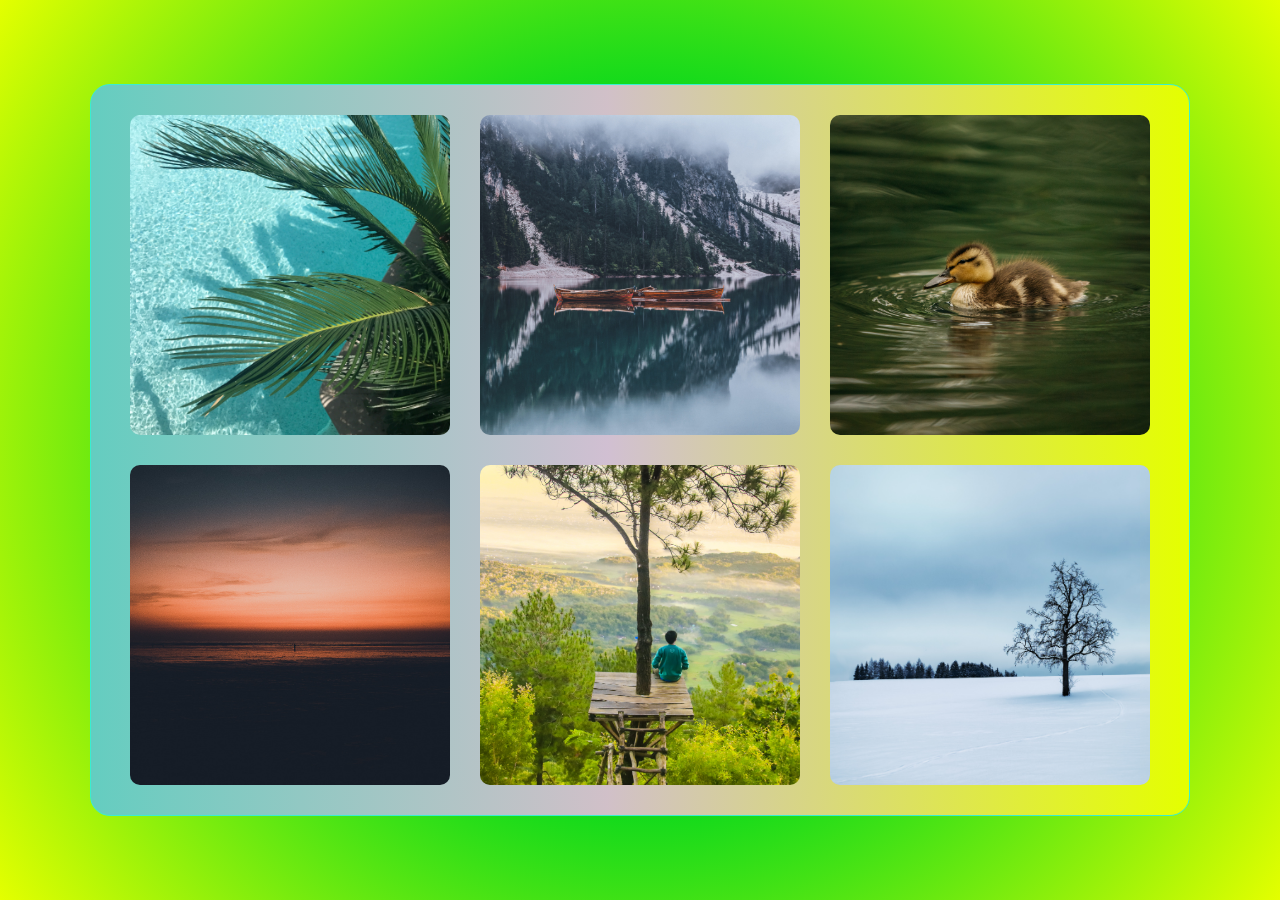
<file: CartHover/index.html>
<!DOCTYPE html>
<html lang="en">
  <head>
    <meta charset="UTF-8" />
    <meta http-equiv="X-UA-Compatible" content="IE=edge" />
    <meta name="viewport" content="width=device-width, initial-scale=1.0" />
    <title>CartHover</title>
    <link rel="stylesheet" href="css/style.css" />
  </head>
  <body>
    <div class="container">
      <div class="card">
        <div class="imgbx">
          <img src="img/1.jpg" />
        </div>
        <div class="contentbx">
          <div class="content">
            <h3>Some titlte</h3>
            <p>
              Lorem ipsum dolor sit amet consectetur adipisicing elit. Rem animi
              molestiae nemo qui sapiente quisquam ipsa porro laudantium soluta
              mollitia?
            </p>
          </div>
        </div>
      </div>
      <div class="card">
        <div class="imgbx">
          <img src="img/2.jpg" />
        </div>
        <div class="contentbx">
          <div class="content">
            <h3>Some titlte</h3>
            <p>
              Lorem ipsum dolor sit amet consectetur adipisicing elit. Rem animi
              molestiae nemo qui sapiente quisquam ipsa porro laudantium soluta
              mollitia?
            </p>
          </div>
        </div>
      </div>
      <div class="card">
        <div class="imgbx">
          <img src="img/3.jpg" />
        </div>
        <div class="contentbx">
          <div class="content">
            <h3>Some titlte</h3>
            <p>
              Lorem ipsum dolor sit amet consectetur adipisicing elit. Rem animi
              molestiae nemo qui sapiente quisquam ipsa porro laudantium soluta
              mollitia?
            </p>
          </div>
        </div>
      </div>
      <div class="card">
        <div class="imgbx">
          <img src="img/4.jpg" />
        </div>
        <div class="contentbx">
          <div class="content">
            <h3>Some titlte</h3>
            <p>
              Lorem ipsum dolor sit amet consectetur adipisicing elit. Rem animi
              molestiae nemo qui sapiente quisquam ipsa porro laudantium soluta
              mollitia?
            </p>
          </div>
        </div>
      </div>
      <div class="card">
        <div class="imgbx">
          <img src="img/5.jpg" />
        </div>
        <div class="contentbx">
          <div class="content">
            <h3>Some titlte</h3>
            <p>
              Lorem ipsum dolor sit amet consectetur adipisicing elit. Rem animi
              molestiae nemo qui sapiente quisquam ipsa porro laudantium soluta
              mollitia?
            </p>
          </div>
        </div>
      </div>
      <div class="card">
        <div class="imgbx">
          <img src="img/6.jpg" />
        </div>
        <div class="contentbx">
          <div class="content">
            <h3>Some titlte</h3>
            <p>
              Lorem ipsum dolor sit amet consectetur adipisicing elit. Rem animi
              molestiae nemo qui sapiente quisquam ipsa porro laudantium soluta
              mollitia?
            </p>
          </div>
        </div>
      </div>
    </div>
  </body>
</html>
</file>
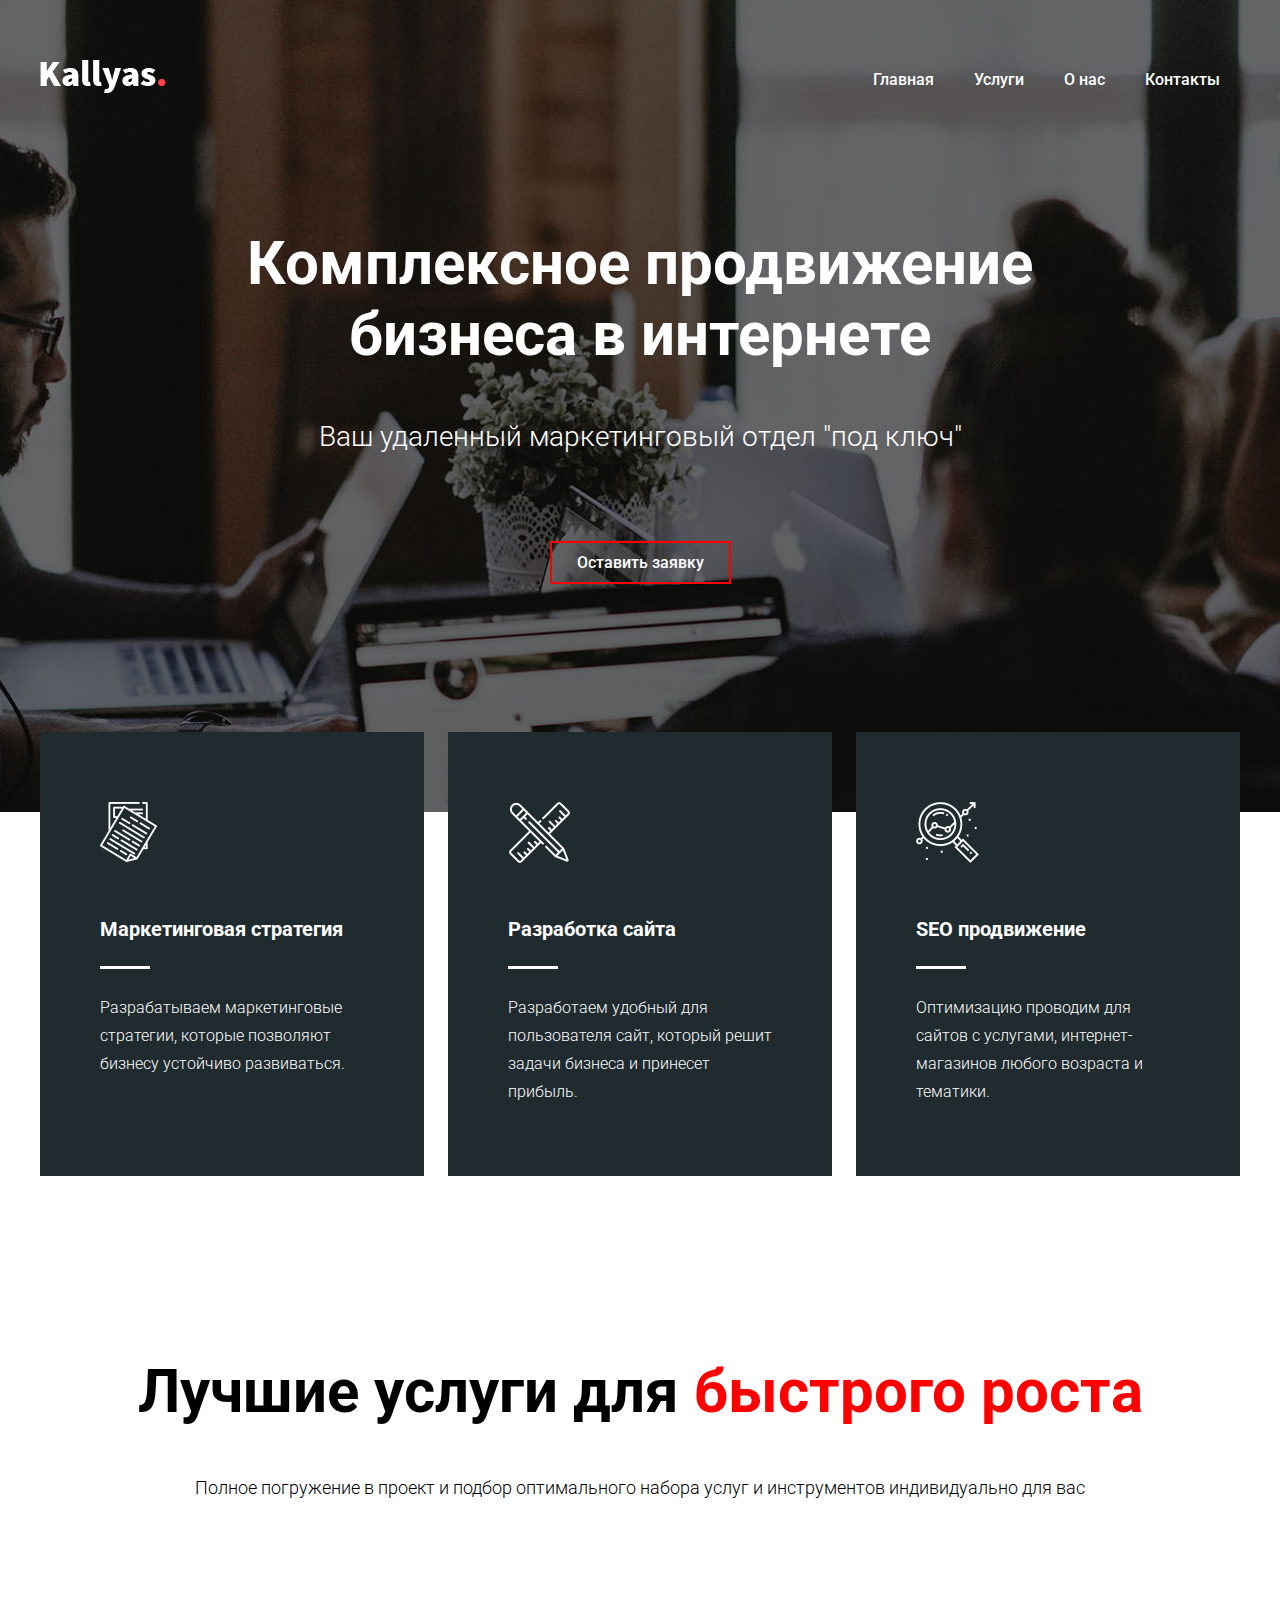
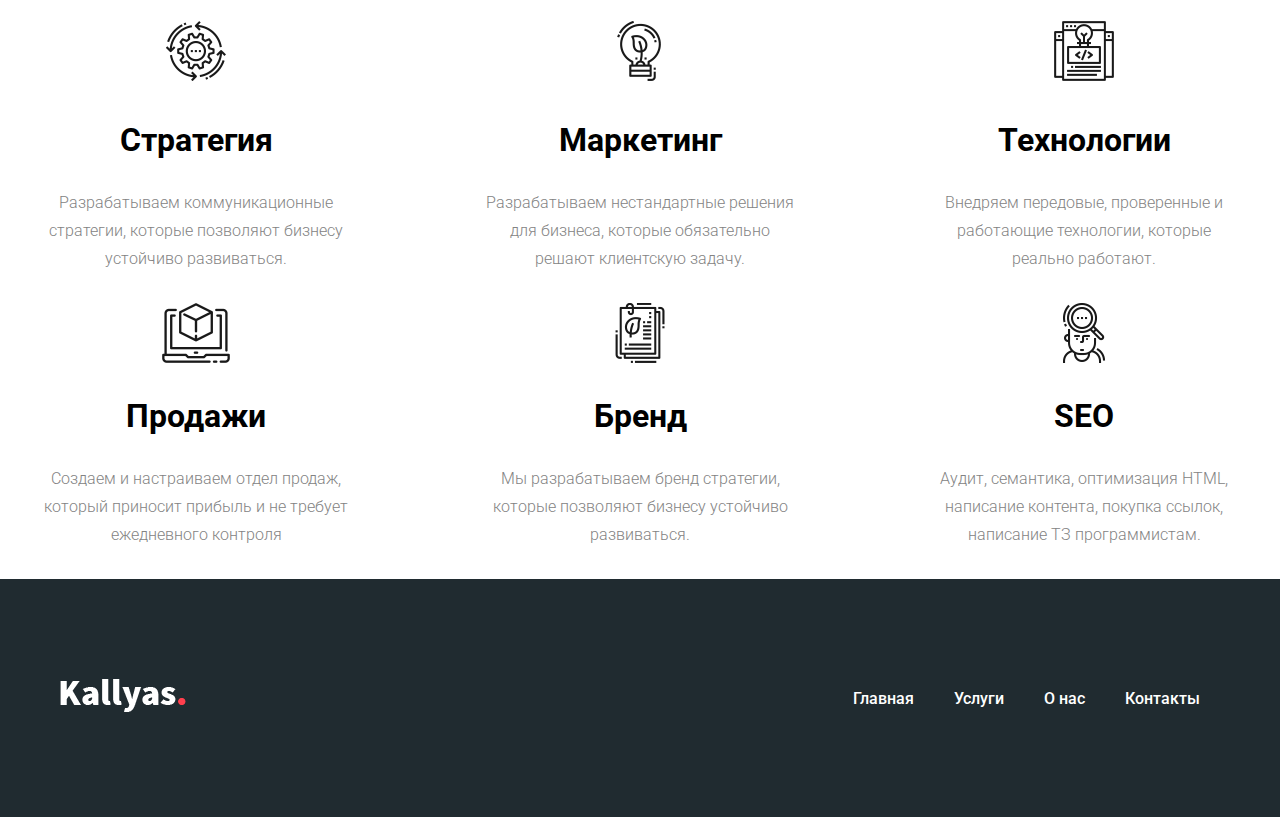
<file: WFMS1/index.html>
<!DOCTYPE html>
<html>
<head>
	<meta charset="utf-8">
	<title>Комплексное продвижение бизнеса в интернете</title>
	<link rel="stylesheet" type="text/css" href="css/style.css">
	<meta name="viewport" content="width=device-width, initial-scale=1">
	<link rel="preconnect" href="https://fonts.gstatic.com">
<link href="https://fonts.googleapis.com/css2?family=Roboto:wght@300;400;500;700&display=swap" rel="stylesheet">
</head>
<body>
	<div class="container">
	<div class="header">
	<header class="wrap">
		<div class="header_top">
			<div class="header_logo">
				<a href="#">
					<img src="img/logo.png">
				</a>
			</div>
			<nav class="header_menu">
				<ul>
					<li><a href="#">Главная</a></li>
					<li><a href="#">Услуги</a></li>
					<li><a href="#">О нас</a></li>
					<li><a href="#">Контакты</a></li>
				</ul>
			</nav>
		</div>
		<h1>Комплексное продвижение <br> бизнеса в интернете</h1>
		<h3>Ваш удаленный маркетинговый отдел "под ключ"</h3>
		<div class="header_button">
			<a href="#">Оставить заявку</a>
		</div>
	</header>
	</div>
	<div class="feature">
		<div class="feature_element">
			<img src="img/if1.png">
			<h3>Маркетинговая стратегия</h3>
			<p>Разрабатываем маркетинговые стратегии, которые позволяют бизнесу устойчиво развиваться.
			</p>
		</div>
		<div class="feature_element">
			<img src="img/if2.png">
			<h3>Разработка сайта</h3>
			<p>Разработаем удобный для пользователя сайт, который решит задачи бизнеса и принесет прибыль.
			</p>
		</div>
		<div class="feature_element">
			<img src="img/if3.png">
			<h3>SEO продвижение</h3>
			<p>Оптимизацию проводим для сайтов с услугами, интернет-магазинов любого возраста и тематики.
			</p>
		</div>
	</div>
	<div class="service">
		<h2 class="block_title">Лучшие услуги для <span class="red">быстрого роста</span></h2>
		<h4 class="subtitle">Полное погружение в проект и подбор оптимального набора услуг и инструментов индивидуально для вас

		</h4>
		<div class="service_block">
			<div class="service_elemen">
				<img src="img/is1.png">
				<h3>Стратегия</h3>
				<p>Разрабатываем коммуникационные стратегии, которые позволяют бизнесу устойчиво развиваться.</p>
			</div>
			<div class="service_elemen">
				<img src="img/is2.png">
				<h3>Маркетинг</h3>
				<p>Разрабатываем нестандартные решения для бизнеса, которые обязательно решают клиентскую задачу.
				</p>
			</div>
			<div class="service_elemen">
				<img src="img/is3.png">
				<h3>Технологии</h3>
				<p>Внедряем передовые, проверенные и работающие технологии, которые реально работают.</p>
			</div>
			<div class="service_elemen">
				<img src="img/is4.png">
				<h3>Продажи</h3>
				<p>Создаем и настраиваем отдел продаж, который приносит прибыль и не требует ежедневного контроля</p>
			</div>
			<div class="service_elemen">
				<img src="img/is5.png">
				<h3>Бренд</h3>
				<p>Мы разрабатываем бренд стратегии, которые позволяют бизнесу устойчиво развиваться.</p>
			</div>
			<div class="service_elemen">
				<img src="img/is6.png">
				<h3>SEO</h3>
				<p>Аудит, семантика, оптимизация HTML, написание контента, покупка ссылок, написание ТЗ программистам.</p>
			</div>
		</div>
	</div>
	<footer class="footer">
		<div class="footer_block">
			<div class="footer_cont">
				<div class="footer_logo">
					<a href="#">
						<img src="img/logo.png">
					</a>
				</div>
				<nav class="footer_menu">
					<ul>
						<li><a href="#">Главная</a></li>
						<li><a href="#">Услуги</a></li>
						<li><a href="#">О нас</a></li>
						<li><a href="#">Контакты</a></li>
					</ul>
				</nav>
			</div>
		</div>
	</footer>
	</div>
</body>
</html>
</file>
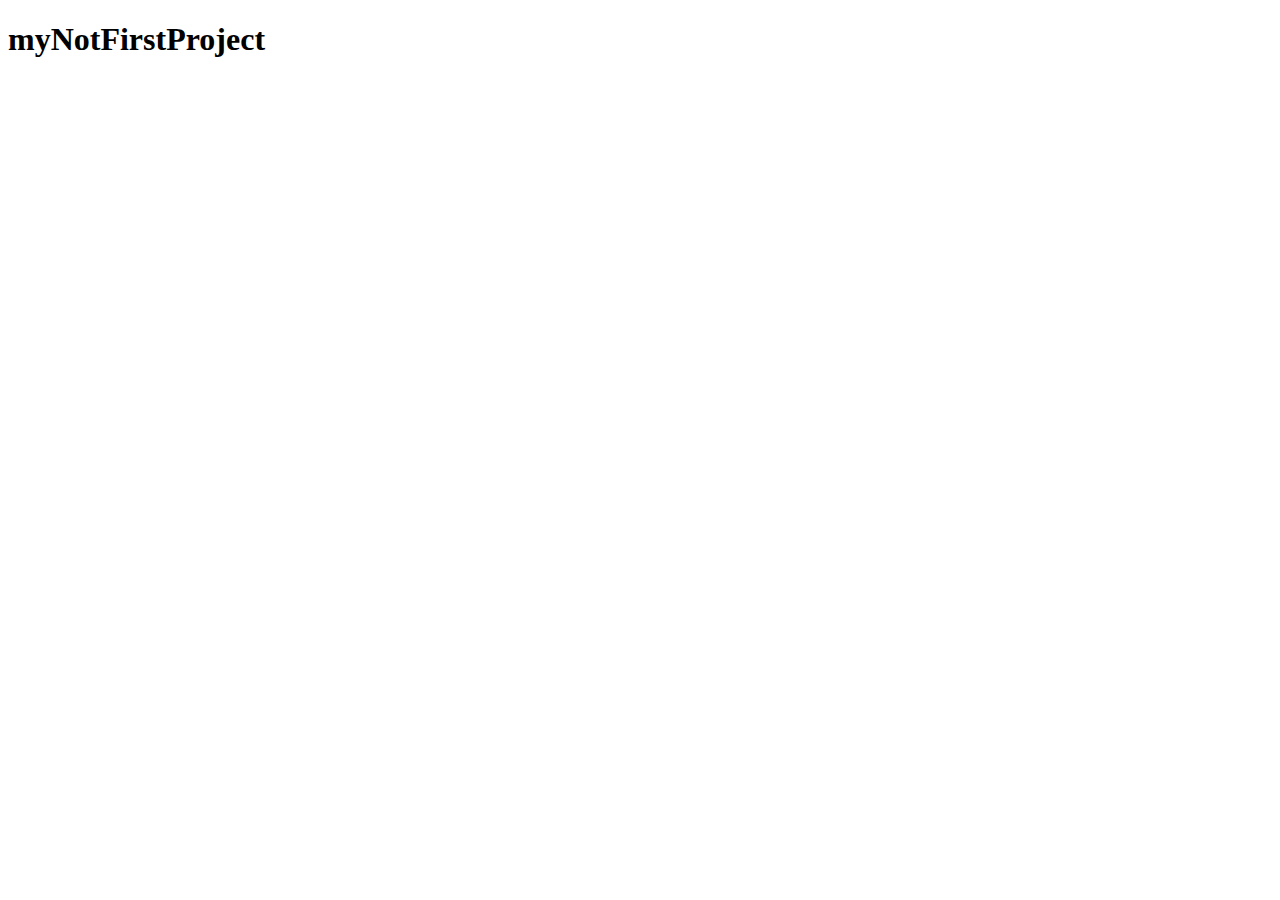
<file: Project/Project/index.html>
<!DOCTYPE html>
<html lang="en">
  <head>
    <meta charset="UTF-8" />
    <meta name="viewport" content="width=device-width, initial-scale=1.0" />
    <title>Document</title>
  </head>
  <body>
    <h1>myNotFirstProject</h1>
  </body>
</html>
</file>
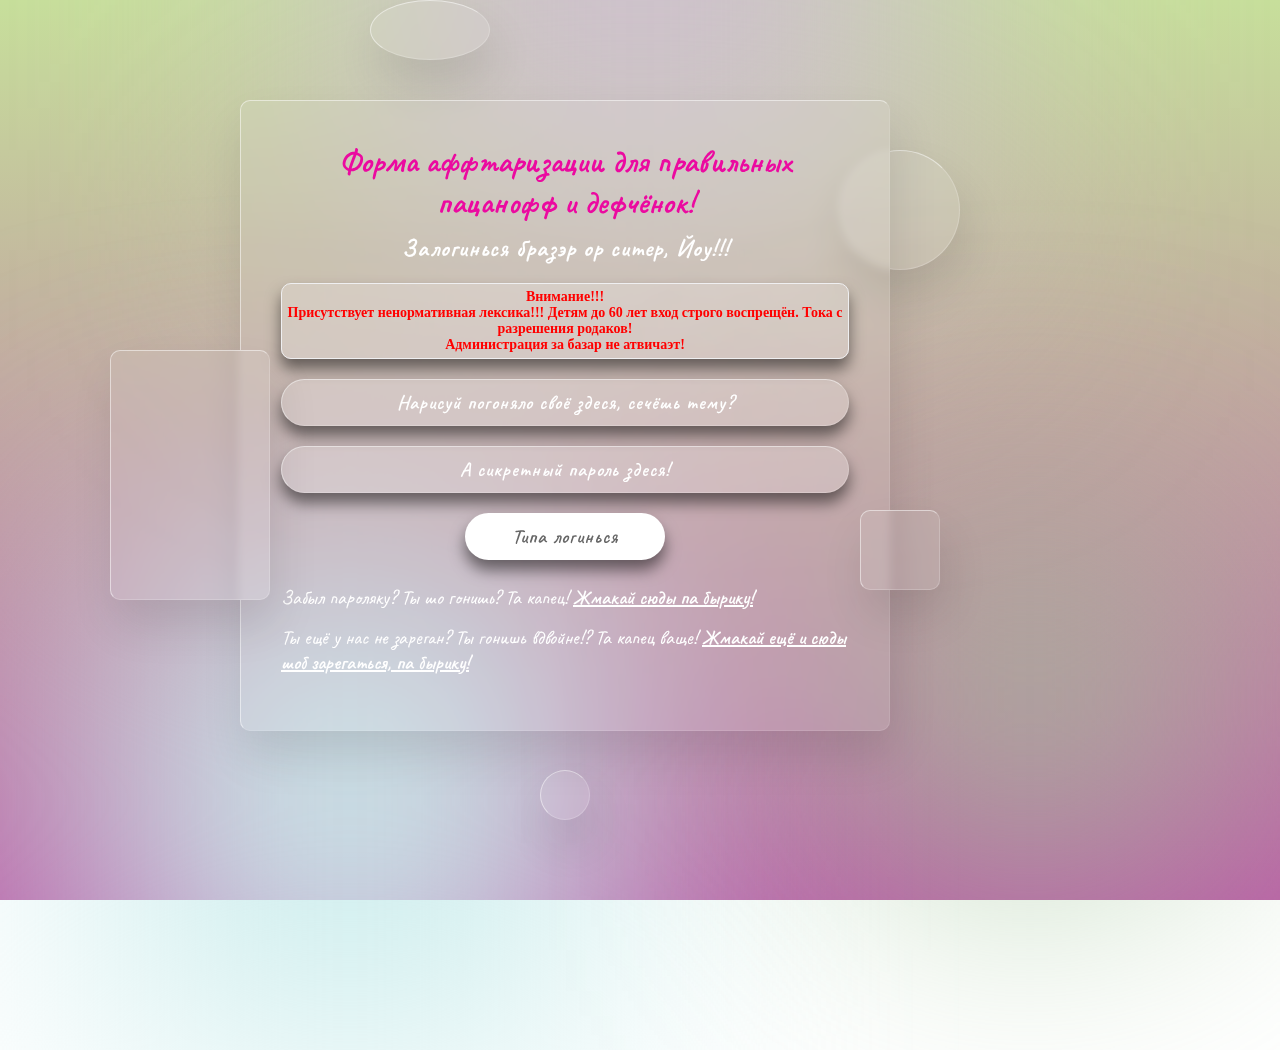
<file: raznyashki/Loginform/index.html>
<!DOCTYPE html>
<html lang="en">
  <head>
    <meta charset="UTF-8" />
    <meta name="viewport" content="width=device-width, initial-scale=1.0" />
    <title>Аффтаризация тока для правильных пацанофф!!!</title>
    <link rel="stylesheet" href="css/style.css" />
  </head>
  <body>
    <section>
      <div class="color"></div>
      <div class="color"></div>
      <div class="color"></div>
      <div class="box">
        <div class="squarey" style="--i: 0"></div>
        <div class="squarey" style="--i: 1"></div>
        <div class="squarey" style="--i: 2"></div>
        <div class="squarex" style="--i: 3"></div>
        <div class="squarex" style="--i: 4"></div>
        <div class="container">
          <div class="form">
            <h1>Форма аффтаризации для правильных пацанофф и дефчёнок!</h1>
            <h2>Залогинься бразэр ор ситер, Йоу!!!</h2>
            <div class="titleAns"></div>
            <div class="attText">
              <p>
                Внимание!!!<br />Присутствует ненормативная лексика!!! Детям до
                60 лет вход строго воспрещён. Тока с разрешения родаков!
                <br />Администрация за базар не атвичаэт!
              </p>
            </div>
            <form action="">
              <div class="inputBox">
                <input
                  class="inpName"
                  type="text"
                  placeholder="Нарисуй погоняло своё здеся, сечёшь тему?"
                />
              </div>
              <div class="inputBox">
                <input
                  class="inpPass"
                  type="password"
                  placeholder="А сикретный пароль здеся!"
                />
              </div>
              <div class="inputBox">
                <input type="button" class="btnInp" value="Типа логинься" />
              </div>
              <p class="forget">
                Забыл пароляку? Ты шо гонишь? Та капец!
                <a href="#">Жмакай сюды па бырику!</a>
              </p>
              <p class="forget">
                Ты ещё у нас не зареган? Ты гонишь вдвойне!? Та капец ваще!
                <a href="#">Жмакай ещё и сюды шоб зарегаться, па бырику!</a>
              </p>
            </form>
          </div>
        </div>
      </div>
    </section>
    <script src="js/script.js"></script>
  </body>
</html>
</file>
<file: CartHover/css/style.css>
* {
    margin: 0;
    padding: 0;
    box-sizing: border-box;
}

body {
    background: radial-gradient(circle, rgba(22,210,186,1) 0%, rgba(21,218,27,1) 47%, rgba(228,255,0,1) 100%);
    display: flex;
    justify-content: center;
    align-items: center;
    min-height: 100vh;
}

.container {
    position: relative;
    display: flex;
    justify-content: center;
    align-items: center;
    flex-wrap: wrap;
    max-width: 1100px;
    border: 1px solid rgb(57, 238, 208);
    border-radius: 20px;
    padding: 15px;
    background: linear-gradient(90deg, rgba(100,205,192,1) 0%, rgba(223,190,213,0.9304096638655462) 47%, rgba(228,255,0,1) 100%);
}

.container .card {
    position: relative;
    width: 320px;
    height: 320px;
    margin: 15px;
    overflow: hidden;
    border-radius: 10px;
}

.container .card .imgbx,
.container .card .contentbx {
    position: absolute;
    top: 0;
    left: 0;
    width: 100%;
    height: 100%;
}

.container .card .imgbx, img {
    position: absolute;
    top: 0;
    left: 0;
    width: 100%;
    height: 100%;
    object-fit: cover;
}

.container .card .contentbx::before {
    content: '';
    position: absolute;
    top: 0;
    left: 0;
    width: 100%;
    height: 100%;
    background: #fff;
    transform: scaleX(0);
    transition: transform 0.5s ease-in-out;
    transform-origin: left;
    transition-delay: 0.5s;
}

.container .card:hover .contentbx::before {
    transform: scaleX(1);
    transition: transform 0.5s ease-in-out;
    transform-origin: left;
    transition-delay: 0s;
}

.container .card .contentbx {
    display: flex;
    justify-content: center;
    align-items: center;
}

.container .card .contentbx .content {
    position: relative;
    padding: 30px;
    z-index: 1;
    transition: 0.5s;
    transform: translateX(-300px);
    transition-delay: 0s;
}

.container .card:hover .contentbx .content {
    transform: translateX(0px);
    transition-delay: 0.5s;
}

.container .card .contentbx .content h3 {
    font-size: 1.3em;
    text-transform: uppercase;
    letter-spacing: 1px;
}

.container .card .contentbx .content p {
    font-size: 1em;
    line-height: 1.4em;
    font-weight: 300;
}
</file>
<file: WFMS1/css/style.css>
* {
    margin: 0;
    padding: 0;
}

body {
    font-family: 'Roboto', sans-serif;
    font-weight: 500;
}

.container {
    max-width: 100%;
    min-width: 320px;
}

.header {
    background: black url(../img/hbg.jpg) top center no-repeat;
    background-size: cover;
    color: white;
    padding: 0 0 240px 0;
}

.wrap {
    max-width: 1200px;
    margin: 0 auto;
    padding: 0 20px;
}

.header_top {
    display: flex;
    justify-content: space-between;
    align-items: center;
    padding: 60px 0 130px 0;
}

.header_menu ul {
    list-style: none;
    display: flex;
    flex-wrap: wrap;
}

.header_menu ul li {
    margin: 0 20px;
}

.header_menu ul li a {
    color: white;
    text-decoration: none;
}

.header_menu ul li a:hover {
    text-decoration: underline;
    color: red;
}

.header h1 {
    text-align: center;   
    font-size: 60px;
    margin-bottom: 50px;
}

.header h3 {
    text-align: center;   
    font-size: 28px;
    margin-bottom: 100px;
    font-weight: 300;
}

.header_button {
    text-align: center;
}

.header_button a {
    color: white;
    font-size: 16px;
    text-decoration: none;
    border: 2px solid red;
    padding: 10px 25px;
}

.header_button a:hover {
    background-color: red;
}

.feature {
    display: flex;
    justify-content: space-between;
    max-width: 1200px;
    margin: -80px auto 180px auto;
    flex-wrap: wrap;
}

.feature_element {
    background: #202b30;
    flex-basis: 32%;
    color:white;
    padding: 70px 60px;
    box-sizing: border-box;
}

.feature_element img {
    margin-bottom: 50px;

}

.feature_element h3 {
    font-size: 20px;
    margin-bottom: 25px;
}

.feature_element h3:after {
    content:"";
    width: 50px;
    height: 3px;
    background: white;
    display: block;
    margin-top: 25px;

}

.feature_element p {
    font-size: 16px;
    font-weight: 300;
    line-height: 28px;
}

.service {
    max-width: 1200px;
    margin: 0 auto;
}

.block_title {
    font-size: 60px;
    text-align: center;
    margin-bottom: 50px;
}

.subtitle {
    font-size: 18px;
    text-align: center;
    margin-bottom: 120px;
    font-weight: 300;
}

.red {
    color:red;
}

.service_block {
    display: flex;
    justify-content: space-between;
    flex-wrap: wrap;
}

.service_elemen {
    flex-basis: 26%;
    box-sizing: border-box;
    text-align: center;
    margin-bottom: 30px;
}

.service_elemen img {
    margin-bottom: 30px;
}

.service_elemen h3 {
    font-size: 32px;
    margin-bottom: 30px;
}

.service_elemen p {
    line-height: 28px;
    font-weight: 300;
    color:#838383;
}

.footer {
    background: #202b30;
}

.footer_block {
    max-width: 1200px;
    margin: 0 auto;
}

.footer_cont {
    display: flex;
    justify-content: space-between;
    align-items: center;
    padding: 100px 20px;
}

.footer_menu ul {
    list-style: none;
    display: flex;
    flex-wrap: wrap;
}

.footer_menu ul li {
    margin: 0 20px;
}

.footer_menu ul li a {
    color: white;
    text-decoration: none;
}

.footer_menu ul li a:hover {
    text-decoration: underline;
    color: red;
}

@media (max-width: 800px) {
    .feature_element {
        flex-basis: 49%;
        padding: 50px 40px;
    }

    .service_elemen {
        flex-basis: 49%;
    }
}

@media (max-width: 600px) {
    .header_top {
        padding: 60px 0 100px 0;
        flex-direction: column;
    }   

    .header_logo {
        margin-bottom: 30px;
    }

    .header h1 {
        font-size: 36px;
    }

    .header h3 {
        font-size: 22px;
    }

    .block_title {
        font-size: 36px;
    }

    .footer_cont {
        padding: 50px 20px;
        flex-direction: column;
    }

    .footer_logo {
        margin-bottom: 30px;
    }
}

@media (max-width: 500px) {
    .feature_element {
        flex-basis: 100%;
    }

    .service_elemen {
        flex-basis: 100%;
    }
}
</file>
<file: raznyashki/Loginform/css/style.css>
@import url('https://fonts.googleapis.com/css2?family=Caveat:wght@400;500;600;700&display=swap');

*{
    margin: 0;
    padding: 0;
    box-sizing: border-box;
    font-family: 'Caveat', sans-serif;
}

body{
    overflow: hidden;
}

section {
    display: flex;
    justify-content: center;
    align-items: center;
    min-height: 100vh;
    background: linear-gradient(to bottom, #c7df9b ,#bb60a7);
}

section .color{
    position: absolute;
    filter: blur(150px);

}

section .color:nth-child(1) {
    top: -350px;
    width: 600px;
    height: 600px;
    background:#cec0ce;
}

section .color:nth-child(2) {
    bottom: -150px;
    left:100px;
    width: 500px;
    height: 500px;
    background:#caecec;
}

section .color:nth-child(3) {
    bottom: 50px;
    right: 100px;
    width: 300px;
    height: 300px;
    background:#a0c598;
}

.box {
    position: relative;
}

.box .squarey {
    position: absolute;
    backdrop-filter: blur(5px);
    box-shadow: 5px 25px 45px rgba(0, 0, 0, 0.1);
    border: 1px solid rgba(255, 255, 255, 0.5);
    border-right: 1px solid rgba(255, 255, 255, 0.2);
    border-bottom: 1px solid rgba(255, 255, 255, 0.2);
    background: rgba(255, 255, 255, 0.1);
    border-radius: 10px;
    animation: animatey 10s linear infinite;
    animation-delay: calc(-1s*var(--i));
}

@keyframes animatey {
    0%,100%
    {
        transform: translateY(-60px);
    }
    50%
    {
        transform: translateY(60px);
    }

}

.box .squarex {
    position: absolute;
    backdrop-filter: blur(5px);
    box-shadow: 5px 25px 45px rgba(0, 0, 0, 0.1);
    border: 1px solid rgba(255, 255, 255, 0.5);
    border-right: 1px solid rgba(255, 255, 255, 0.2);
    border-bottom: 1px solid rgba(255, 255, 255, 0.2);
    background: rgba(255, 255, 255, 0.1);
    border-radius: 10px;
    animation: animatex 10s linear infinite;
    animation-delay: calc(-1s*var(--i));
}

@keyframes animatex {
    0%,100%
    {
        transform: translateX(-80px);
    }
    50%
    {
        transform: translateX(80px);
    }

}

.box .squarey:nth-child(1) {
    top: -300px;
    right: -320px;
    width: 120px;
    height: 120px;
    border-radius: 50%;
}

.box .squarey:nth-child(2) {
    top:-100px;
    right: 370px;
    width: 160px;
    height: 250px;
    z-index: 2;
}

.box .squarey:nth-child(3) {
    top:60px;
    right: -300px;
    width: 80px;
    height: 80px;
    z-index: 2;
}

.box .squarex:nth-child(4) {
    top:320px;
    right: 50px;
    width: 50px;
    height: 50px;
    border-radius: 50%;
}

.box .squarex:nth-child(5) {
    top:-450px;
    right: 150px;
    width: 120px;
    height: 60px;
    border-radius: 50%;
}

.container {
    position: absolute;
    top: -350px;
    left: -400px;
    width: 650px;
    min-height: 500px;
    background: rgba(255, 255, 255, 0.1);
    border-radius: 10px;
    display: flex;
    justify-content: center;
    align-items: center;
    backdrop-filter: blur(5px);
    box-shadow: 5px 25px 45px rgba(0, 0, 0, 0.1);
    border: 1px solid rgba(255, 255, 255, 0.5);
    border-right: 1px solid rgba(255, 255, 255, 0.1);
    border-bottom: 1px solid rgba(255, 255, 255, 0.1);
}

.form {
    position: relative;
    text-align: center;
    width: 100%;
    height: 100%;
    padding: 40px;
}

.form h1{
    color:rgb(235, 10, 160);
    font-size: 32px;
    margin-bottom: 10px;
    font-weight: 700;
}

.form h2{
    position: relative;
    color:#fff;
    font-size: 24px;
    font-weight: 700;
    letter-spacing: 1px;
    margin-bottom: 20px;

}

.attText p{
    font-size: 14px;
    font-weight: 600;
    font-family:Georgia, 'Times New Roman', Times, serif;
    color:red;
    margin-bottom: 15px;
    border: 1px solid rgb(239, 239, 241);
    border-radius: 10px;
    background: rgba(255, 255, 255, 0.2);
    padding: 5px;
    box-shadow: 0 10px 15px rgba(0, 0, 0, 0.5);
}

.inputBox {
    width: 100%;
    margin-top: 20px;
}

.inpName {
    text-align: center;
}

.inpPass {
    text-align: center;
}

.inputBox input {
    width: 100%;
    background:rgba(255, 255, 255, 0.2);
    border: none;
    outline: none;
    padding: 10px 20px;
    border-radius: 35px;
    font-size: 20px;
    font-weight: 600;
    letter-spacing: 1px;
    box-shadow: 0 10px 15px rgba(0, 0, 0, 0.5);
    border: 1px solid rgba(255, 255, 255, 0.5);
    border-right: 1px solid rgba(255, 255, 255, 0.2);
    border-bottom: 1px solid rgba(255, 255, 255, 0.2);
    color:#fff;
}


.inputBox input::placeholder {
    color: #ffffff;
    text-align: center;
}

.inputBox input[type="button"] {
    color: #666;
    background:#fff;
    max-width: 200px;
    cursor: pointer;
    margin-bottom: 20px;
    font-weight: 600;
}

.forget {
    margin-top: 5px;
    color: #fff;
    font-size: 20px;
    margin-bottom: 15px;
    text-align: left;
}

.forget a {
    color: #fff;
    font-weight: 600;
}

.titleAns {
    color: #4024dd;
    font-size: 32px;
    font-weight: 700;
    margin-bottom: 15px;
    text-shadow: 2px 2px 4px #045704;
}
</file>
